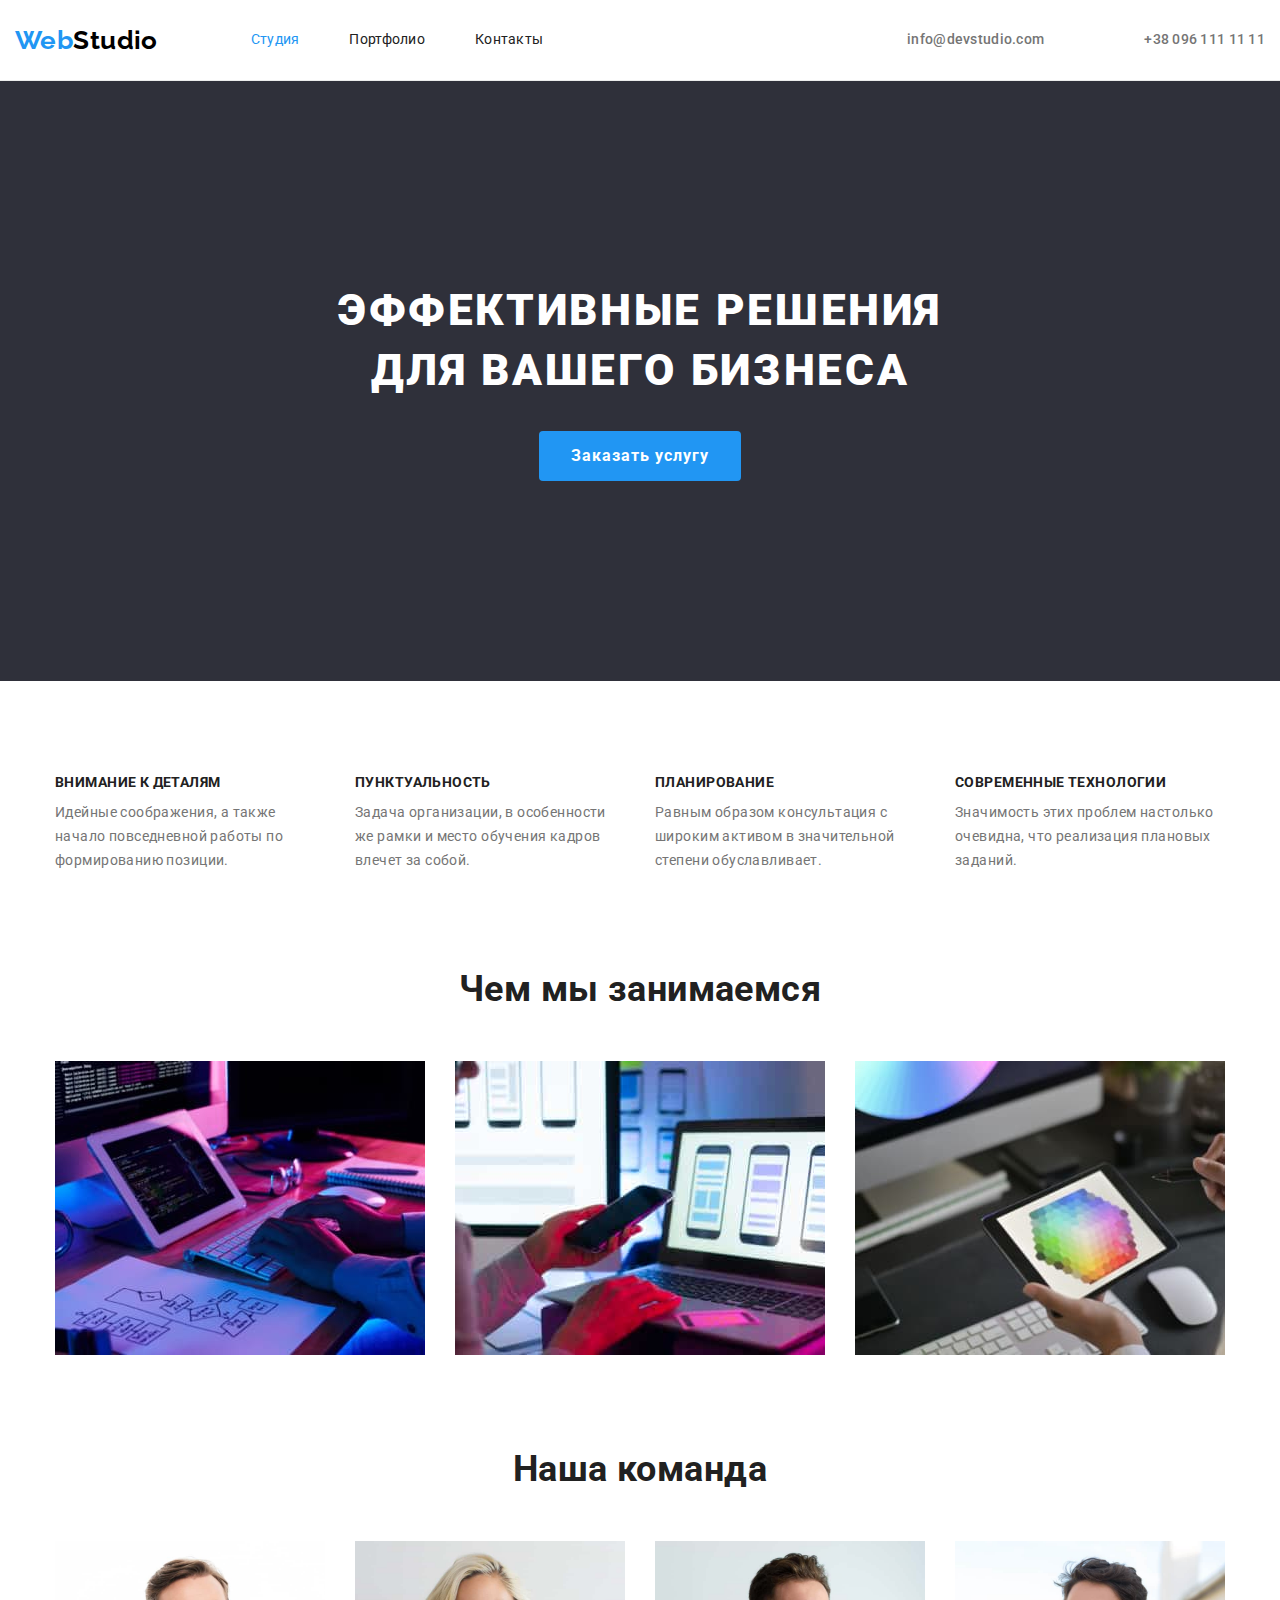
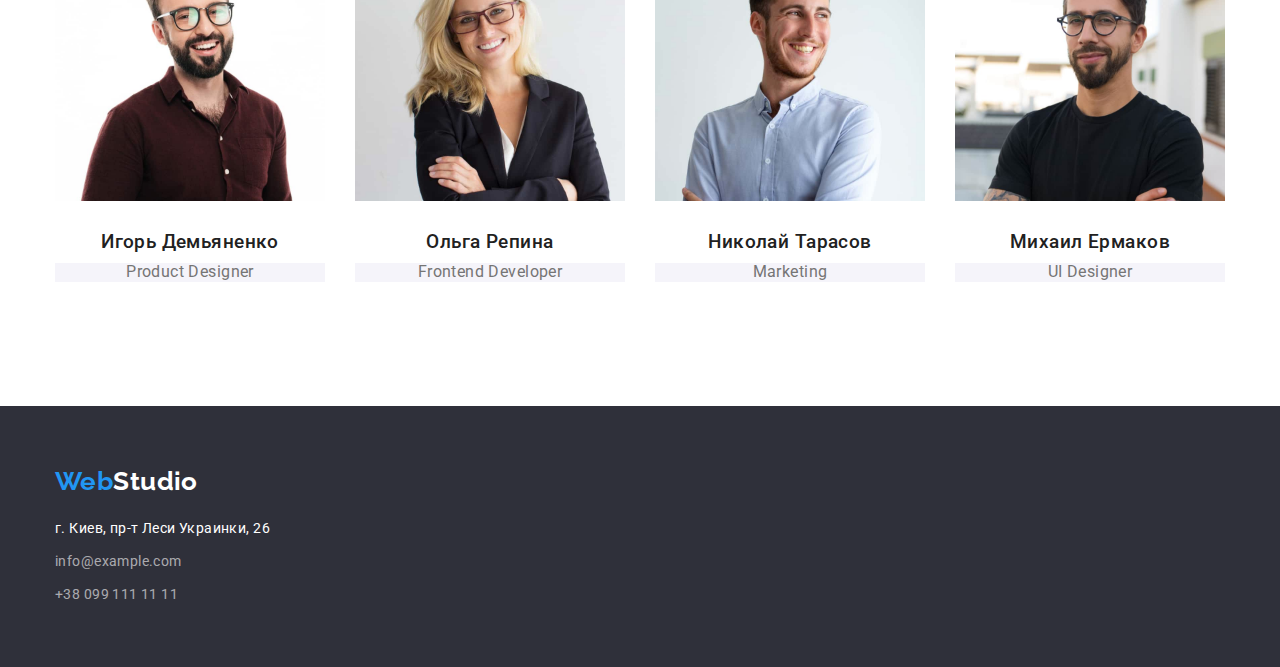
<file: index.html>
<!DOCTYPE html>
<html lang="ru">
<head>
    <meta charset="UTF-8">
    <meta http-equiv="X-UA-Compatible" content="IE=edge">
    <meta name="viewport" content="width=device-width, initial-scale=1.0">
    <title>Lesson 4</title>

    <link rel="preconnect" href="https://fonts.googleapis.com">
    <link rel="preconnect" href="https://fonts.gstatic.com" crossorigin>
    <link href="https://fonts.googleapis.com/css2?family=Raleway:wght@700&family=Roboto:wght@400;500;700;900&display=swap" rel="stylesheet">
    
    <link rel="stylesheet" href="https://cdn.jsdelivr.net/npm/modern-normalize@1.1.0/modern-normalize.min.css">
    
    <link rel="stylesheet" href="./css/styles.css">
</head>
<body>
   <header class="heder">
    <div class="container heder-container">
            <nav class="nav">
                <a class="heder-logo logo link" href="/"><span class="logo-web">Web</span>Studio</a>    
                    <ul class="menu list">
                        <li class="menu-item">
                            <a class="menu-link curent link" href="#">Студия</a>
                        </li>
                        <li class="menu-item">
                            <a class="menu-link link" href="./portfolio.html">Портфолио</a>
                        </li>
                        <li class="menu-item">
                            <a class="menu-link link" href="#">Контакты</a>
                        </li>
                    </ul>
                </nav>
                <ul class="menu list">
                    <li class="menu-contacts"><a class="link-contacts link-contacts-email" href="info@devstudio.com">info@devstudio.com</a></li>
                    <li class="menu-contacts"><a class="link-contacts link-contacts-tel" href="tel:+380961111111">+38 096 111 11 11</a></li>
                </ul>
        </div>
   </header> 
   <main>
        <section class="section main-section">
            <div class="container">
                    <h1 class="main-title">Эффективные решения для вашего бизнеса</h1>
                    <button type="button" class="button">Заказать услугу</button>
             </div>
        </section>
        <section class="section">
            <div class="container">
            <h2 class="title visual-hiden">Наши преимущества</h2>
                <ul class="list benefits-list">
                    <li class="benefits-item">
                        <h3 class="subtitle-benefits">Внимание к деталям</h3>
                         <p class="text-benefits"> Идейные соображения, а также начало повседневной работы по формированию позиции.</p> 
                        </li>
                    <li class="benefits-item">  
                        <h3 class="subtitle-benefits">Пунктуальность</h3>
                        <p class="text-benefits">Задача организации, в особенности же рамки и место обучения кадров влечет за собой.</p>   
                    </li>
                    <li class="benefits-item">            
                        <h3 class="subtitle-benefits">Планирование</h3>
                        <p class="text-benefits">Равным образом консультация с широким активом в значительной степени обуславливает.</p>
                    </li>
                    <li class="benefits-item">
                        <h3 class="subtitle-benefits">Современные технологии</h3>
                        <p class="text-benefits">Значимость этих проблем настолько очевидна, что реализация плановых заданий.</p>
                    </li>
                </ul>
        </div>
        </section>
        <section class="section work-section">
            <div class="container">
            <h2 class="title">Чем мы занимаемся</h2>
                <ul class="work-list list">
                    <li class="work-img"><img src="images/img-work/model.jpg" alt="верстка" width="370"><li>
                    <li class="work-img"><img src="images/img-work/design.jpg" alt="дизайн" width="370"></li>
                    <li class="work-img"><img src="images/img-work/exterior.jpg" alt="внешнее оформление" width="370"></li>
                </ul>
            </div>
        </section>
        <section class="section team-section">
            <div class="container">
                <h2 class="title tittle-team">Наша команда</h2>
                <ul class="list-team list">
                    <li class="item-team">
                        <img src="images/img-team/pdesigner.jpg" alt="продуктовый дизайнер" width="270">
                        <div class="team-wrapper">
                        <h3 class="subtitle-team">Игорь Демьяненко</h3>
                        <p class="text-team">Product Designer</p> 
                    </div>
                    </li>
                    <li class="item-team">
                        <img src="images/img-team/frontend.jpg" alt="фронтенд разработчик" width="270">
                        <div class="team-wrapper">
                        <h3 class="subtitle-team">Ольга Репина</h3>
                        <p class="text-team">Frontend Developer</p> 
                        </div>
                    </li>
                    <li class="item-team">
                        <img src="images/img-team/marketing.jpg" alt="маркетолог" width="270">
                        <div class="team-wrapper">
                        <h3 class="subtitle-team">Николай Тарасов</h3>
                        <p class="text-team">Marketing</p>
                        </div>
                    </li>
                    <li class="item-team">
                        <img src="images/img-team/uidesigner.jpg" alt="дизайнер" width="270">
                        <div class="team-wrapper">
                        <h3 class="subtitle-team">Михаил Ермаков</h3>
                        <p class="text-team">UI Designer</p>
                        </div>
                    </li>
                </ul>
            </div>
        </section>
   </main>
   <footer class="footer">
        <div class="container footer-container">
            <a class="logo link logo-footer" href="/"><span class="logo-web">Web</span><span class="logo-studio">Studio</span></a>
                <address class="footer-address">
                    <ul class="menu-footer list">
                        <li class="menu-item-footer"><a class="link-adress menu-link-footer link" href="#">г. Киев, пр-т Леси Украинки, 26</a> </li>
                        <li class="menu-item-footer"><a class="link-email menu-footer-contacts link" href="mailto:info@example.com">info@example.com</a></li>
                        <li class="menu-item-footer"><a class="menu-footer-contacts link" href="tel:+380991111111">+38 099 111 11 11</a></li>
                    </ul>
                </address>
            </div>  
   </footer>
</body>
</html>
</file>
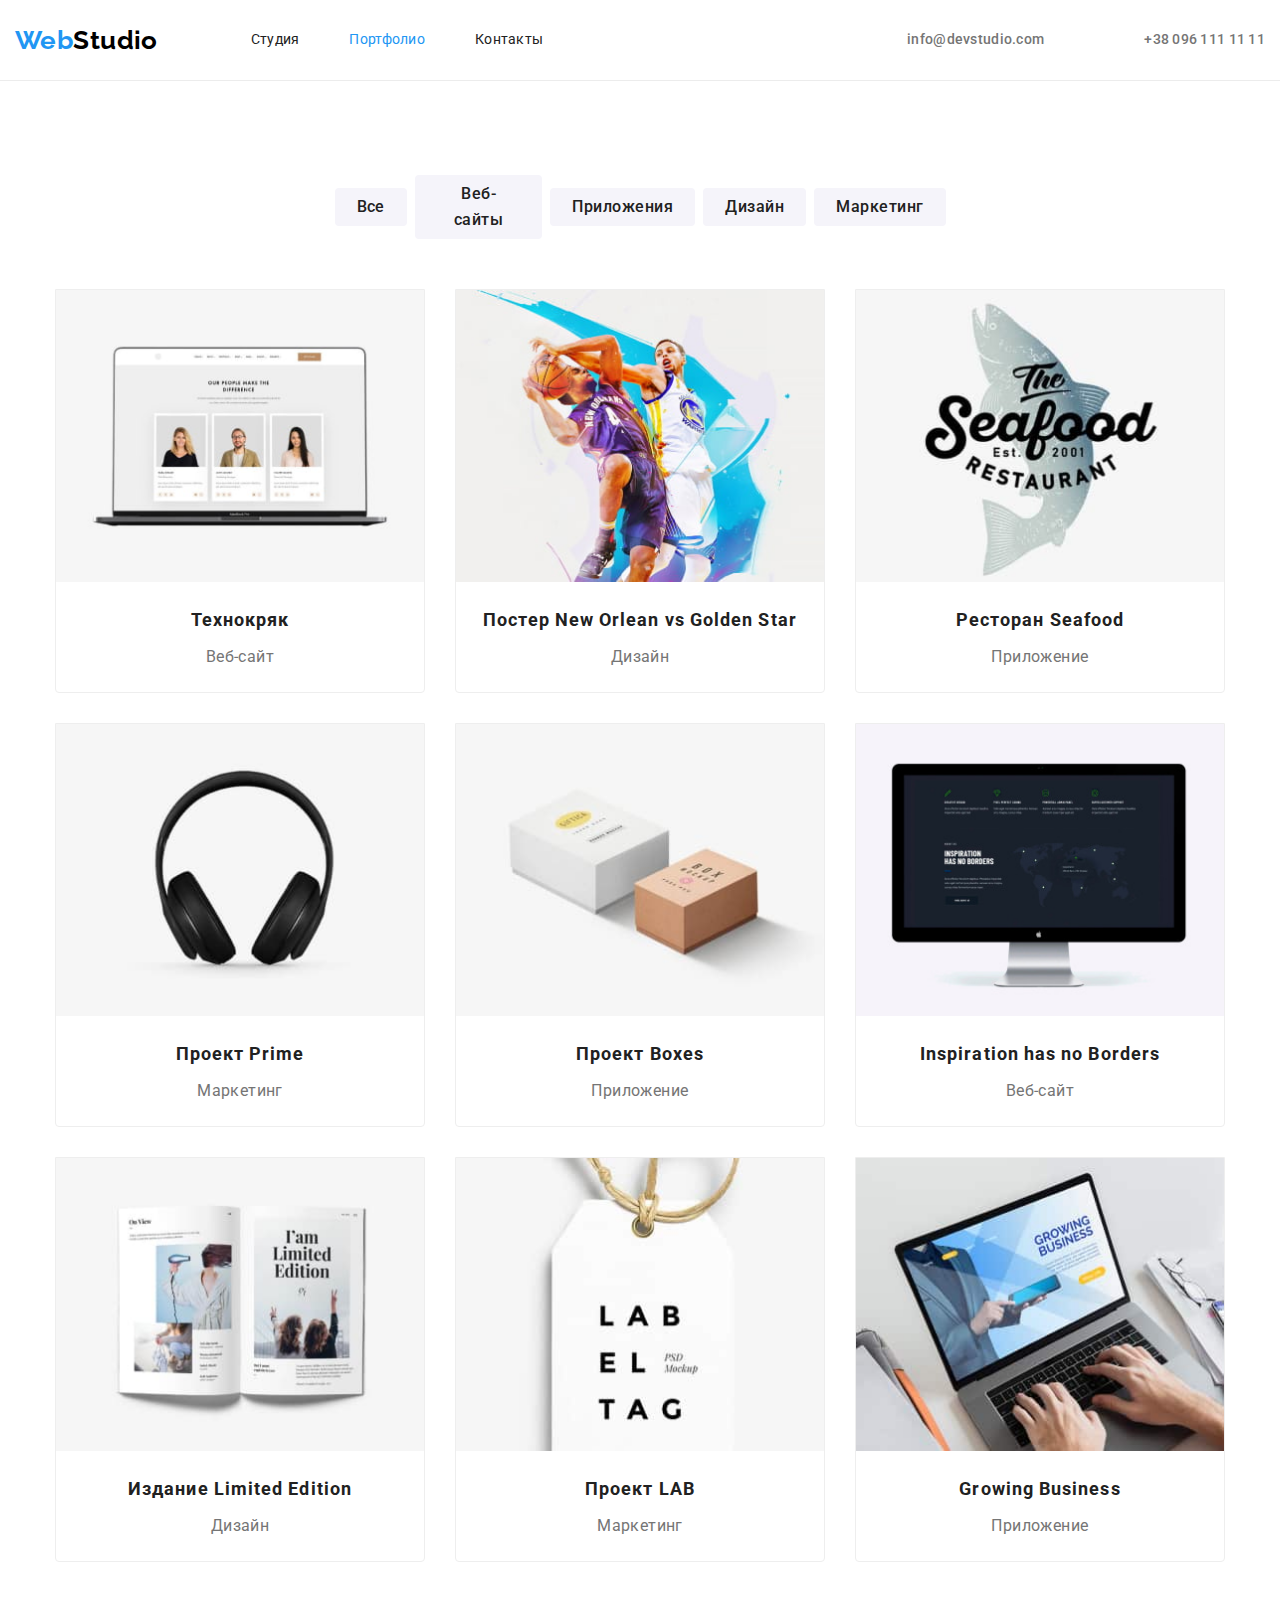
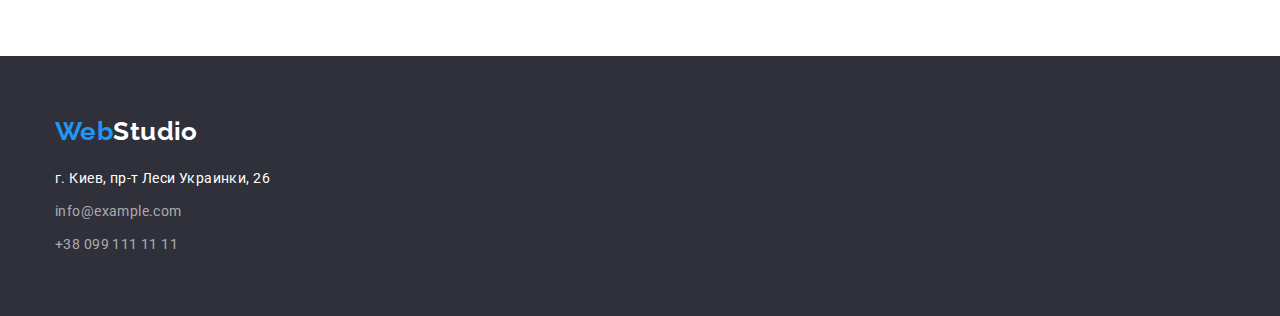
<file: portfolio.html>
<!DOCTYPE html>
<html lang="ru">
<head>
    <meta charset="UTF-8">
    <meta http-equiv="X-UA-Compatible" content="IE=edge">
    <meta name="viewport" content="width=device-width, initial-scale=1.0">
    <title>Lesson 4</title>

    <link rel="preconnect" href="https://fonts.googleapis.com">
    <link rel="preconnect" href="https://fonts.gstatic.com" crossorigin>
    <link href="https://fonts.googleapis.com/css2?family=Raleway:wght@700&family=Roboto:wght@400;500;700;900&display=swap" rel="stylesheet">

    <link rel="stylesheet" href="https://cdn.jsdelivr.net/npm/modern-normalize@1.1.0/modern-normalize.min.css">

    <link rel="stylesheet" href="./css/styles.css">
</head>
<body>
    <header class="heder">
        <div class="container heder-container">
                <nav class="nav">
                    <a class="heder-logo logo link" href="/"><span class="logo-web">Web</span>Studio</a>    
                        <ul class="menu list">
                            <li class="menu-item">
                                <a class="menu-link link" href="./index.html">Студия</a>
                            </li>
                            <li class="menu-item">
                                <a class="menu-link curent link" href="">Портфолио</a>
                            </li>
                            <li class="menu-item">
                                <a class="menu-link link" href="#">Контакты</a>
                            </li>
                        </ul>
                    </nav>
                    <ul class="menu list">
                        <li class="menu-contacts"><a class="link-contacts link-contacts-email" href="info@devstudio.com">info@devstudio.com</a></li>
                        <li class="menu-contacts"><a class="link-contacts link-contacts-tel" href="tel:+380961111111">+38 096 111 11 11</a></li>
                    </ul>
            </div>
    </header> 
    <main>
        <section class="section">
            <div class="button-conteiner container">
            <H1 class="visual-hiden">Портфолио</H1>
                <ul class="button-list list">
                    <li class="portfolio-button-item">
                        <button type=button class="portfolio-button"> Все</button>
                    </li>
                    <li class="portfolio-button-item">
                        <button type=button class="portfolio-button"> Веб-сайты</button>
                    </li>
                    <li class="portfolio-button-item">
                        <button type=button class="portfolio-button">Приложения</button>
                    </li>
                    <li class="portfolio-button-item">
                        <button type=button class="portfolio-button"> Дизайн</button>
                    </li>
                    <li class="portfolio-button-item">
                        <button type=button class="portfolio-button"> Маркетинг</button>
                    </li>
                </ul>
            </div>
            <div class="container portfolio-container">
                <ul class="portfolio-list list">
                    <li class="portfolio-item">
                       <a class= link href="#"> 
                            <img class="img-portfolio" src="images/img-portfolio/img-techno.jpg" alt="веб-сайт Технокряк" width="370">
                            <div class="portfolio-wrapper">
                            <h2 class="title-portfolio">Технокряк</h2>
                            <p class="text-portfolio">Веб-сайт</p>
                        </div>
                        </a>
                    </li>
                    <li class="portfolio-item">
                        <a class= link href="#">
                            <img class="img-portfolio" src="images/img-portfolio/img-star.jpg" alt="дизайн постера New Orlean vs Golden Star" width="370">
                            <div class="portfolio-wrapper">
                            <h2 class="title-portfolio">Постер New Orlean vs Golden Star</h2>
                            <p class="text-portfolio">Дизайн</p>
                        </div>
                        </a>
                    </li>
                    <li class="portfolio-item">
                        <a class= link href="#">
                            <img class="img-portfolio" src="images/img-portfolio/img-seafood.jpg" alt="приложение ресторан Seafood" width="370">
                            <div class="portfolio-wrapper">
                            <h2 class="title-portfolio">Ресторан Seafood</h2>
                            <p class="text-portfolio">Приложение</p>
                        </div>
                        </a>
                    </li>
                    <li class="portfolio-item">
                        <a class= link href="#">
                            <img class="img-portfolio" src="images/img-portfolio/img-prime.jpg" alt="маркетинг проекта Prime" width="370">
                            <div class="portfolio-wrapper">
                            <h2 class="title-portfolio">Проект Prime</h2>
                            <p class="text-portfolio">Маркетинг</p>
                        </div>
                        </a>
                    </li>
                    <li class="portfolio-item">
                        <a class= link href="#">
                            <img class="img-portfolio" src="images/img-portfolio/img-boxes.jpg" alt="приложение проекта Boxes" width="370">
                            <div class="portfolio-wrapper">
                            <h2 class="title-portfolio">Проект Boxes</h2>
                            <p class="text-portfolio">Приложение</p>
                        </div>
                        </a>
                    </li>
                    <li class="portfolio-item">
                        <a class= link href="#">
                            <img class="img-portfolio" src="images/img-portfolio/img-inspiration.jpg" alt="веб-сайт Inspiration has no Borders" width="370">
                            <div class="portfolio-wrapper">
                            <h2 class="title-portfolio">Inspiration has no Borders</h2>
                            <p class="text-portfolio">Веб-сайт</p>
                        </div>
                        </a>
                    </li>
                    <li class="portfolio-item">
                        <a class= link href="#">
                            <img class="img-portfolio" src="images/img-portfolio/img-limited.jpg" alt="дизайн издания Limited Edition" width="370">
                            <div class="portfolio-wrapper">
                            <h2 class="title-portfolio">Издание Limited Edition</h2>
                            <p class="text-portfolio">Дизайн</p>
                        </div>
                        </a>
                    </li>
                    <li class="portfolio-item">
                        <a class= link href="#">
                            <img class="img-portfolio" src="images/img-portfolio/img-lab.jpg" alt="маркетинг проекта LAB" width="370">
                            <div class="portfolio-wrapper">
                            <h2 class="title-portfolio">Проект LAB</h2>
                            <p class="text-portfolio">Маркетинг</p>
                        </div>
                        </a>
                    </li>
                    <li class="portfolio-item">
                        <a class= link href="#">
                            <img class="img-portfolio" src="images/img-portfolio/img-business.jpg" alt="приложение Growing Business" width="370">
                            <div class="portfolio-wrapper">
                            <h2 class="title-portfolio">Growing Business</h2>
                            <p class="text-portfolio">Приложение</p>
                        </div>
                        </a>
                    </li>
            </ul>
        </div>
        </section>
    </main>
    <footer class="footer">
        <div class="container footer-container">
            <a class="logo link logo-footer" href="/"><span class="logo-web">Web</span><span class="logo-studio">Studio</span></a>
                <address class="footer-address">
                    <ul class="menu-footer list">
                        <li class="menu-item-footer"><a class="link-adress menu-link-footer link" href="#">г. Киев, пр-т Леси Украинки, 26</a> </li>
                        <li class="menu-item-footer"><a class="link-email menu-footer-contacts link" href="mailto:info@example.com">info@example.com</a></li>
                        <li class="menu-item-footer"><a class="menu-footer-contacts link" href="tel:+380991111111">+38 099 111 11 11</a></li>
                    </ul>
                </address>
            </div>  
   </footer>
</body>
</html>
</file>
<file: css/styles.css>
:root {
    --color-beckground-footer: #2F303A;
    --color-accent: #2196F3;
    --color-button:  #188CE8; 
    --color-white: #FFFFFF;
    --text-color-black: #212121;
    --text-color-gray: #757575;
    --text-color-contacts-footer: rgba(255,255,255,0.6);
    --items:3;
    --indent: 30px;
}

/* normalize */
a {
    display: inline-block;
}

ul,
ol {
list-style-type: none;
}
h1, h2, h3,
ul,
p {
    margin: 0;
    padding: 0;
}
img {
    display: block;
    max-width: 100%;
    height: auto;
}

/* layouts */
.container {
max-width: 1200px;
padding-left: 15px;
padding-right: 15px;
margin: 0 auto;
}
.section {
padding-top: 94px;
padding-bottom: 94px;
}
.nav {
    display: flex;
    align-items: center;
    justify-content: space-between;
}
.menu {
    display: flex;
    font-weight: 500px;
    align-items: center;
    gap: 50px;
}

.link-contacts-email {
    margin-right: 50px;
}
body {
    font-family: 'Roboto', sans-serif;
    color: var(--text-color-black);
    font-size: 14px;
    line-height: 1.14;
    letter-spacing: 0.03em;
}
.link {
    text-decoration: none;
}
.list {
    list-style: none;
}
.heder {
    border-bottom: 1px solid #ECECEC; 
}
.heder-container {
    display: flex;
    align-items: center;
    max-width: 1600px;
    justify-content: space-between;
}
.heder-logo {
    margin-right: 93px;
}
.logo {
    color: #000000;
    font-family: 'Raleway', sans-serif;
    font-weight: 700;
    font-size: 26px;
    line-height: 1.19;
}
.logo-web {
    color: var(--color-accent);
    font-family: 'Raleway', sans-serif;
    font-weight: 700;
    font-size: 26px;
    line-height: 1.19;
}
.menu {
    display: flex;
    font-weight: 500px;
    align-items: center;
    gap: 50px;
}
.menu-link{
    color: var(--text-color-black);
    line-height: 1.14;
    letter-spacing: 0.02em;
    padding: 32px 0;
}
.menu-link.curent,
.menu-link:hover,
.menu-link:focus,
.link-contacts:hover,
.link-contacts:focus,
.menu-link-footer:hover,
.menu-link-footer:focus,
.menu-footer-contacts:hover,
.menu-footer-contacts:focus,
.menu-portfolio-button:hover,
.menu-portfolio-button:focus{
    color: var(--color-accent);
}
.link-contacts {
    color: var(--text-color-gray);
    line-height: 1.14;
    letter-spacing: 0.02em;
    text-decoration: none;
    font-weight: 500;
}
.main-section {
    background-color: var(--color-beckground-footer);
    padding: 200px 0;
    text-align: center;
}
.main-title {
    color: var(--color-white);
    font-weight: 900;
    font-size: 44px;
    line-height: 1.36;
    letter-spacing: 0.06em;
    text-transform: uppercase;
    max-width: 696px;
    margin-top: 0;
    margin-bottom: 30px;
    margin-left: auto;
    margin-right: auto;
}
.button {
    color: var(--color-white);
    font-family: inherit;
    font-weight: 700;
    font-size: 16px;
    line-height: 1.88;
    letter-spacing: 0.06em;
    background-color: var(--color-accent);
    cursor: pointer;
    display: inline-block;
    padding: 10px 32px;
    border-radius: 4px;
    border: 0;
}
.button:hover,
.button:focus {
    background-color:var(--color-button);
}
.visual-hiden {
position: absolute;
width: 1px;
height: 1px;
margin: -1px;
border: 0;
padding: 0;
white-space: nowrap;
clip-path: inset(100%);
clip: rect(0 0 0 0);
overflow: hidden;
}
.benefits-list {
    display: flex;
}

.benefits-item {
    max-width: 270px;
    margin-right: 30px;
}
/* .benefits-item:not(:last-child) {
    margin-right: 30px;
} */
.benefits-item:last-child {
    margin-right: 0;
}
.subtitle-benefits {
    font-weight: 700;
    font-size: 14px;
    text-transform: uppercase;
    margin-top: 0;
    margin-left: 0;
    margin-right: 0;
    margin-bottom: 10px;
}
.text-benefits {
    color: var(--text-color-gray);
    line-height: 1.71;
    margin: 0;
    padding-bottom: 3px;
}
.title {
    font-weight: 700;
    line-height: 1.16;
    font-size: 36px;
    margin-bottom: 50px;
    text-align: center;
}
.work-section {
    padding-top: 0;
}
.work-list {
    display: flex;
    flex-wrap: wrap;
}
.work-img:not(:last-child),
.item-team:not(:last-child) {
    margin-right: 30px;
}
.team-section {
    padding-top: 0;
}
.list-team {
    display: flex;
    flex-wrap: wrap;
}
.list-team:not(:last-child) {
    margin-right: 30px;
}
.subtitle-team {
    color: var(--text-color-black);
    font-weight: 500;  
    margin-bottom: 10px;
}
.text-team {
    color: var(--text-color-gray);
    background-color: #F5F4FA;
    margin: 0;
}
.item-team {
    font-size: 16px;
    line-height: 1.18;
    max-width: 270px;
    background-color: #FFFFFF;
    box-shadow: 0px 1px 3px rgba(0, 0, 0, 0, 12), 0px 1px 1px rgba(0, 0, 0, 0, 12), 0px 2px 1px rgba(0, 0, 0, 0, 2);
    border-radius: 0px 0px 4px 4px;
    text-align: center;
}
.team-wrapper {
    padding: 30px 0;
}
.footer {
    background-color: var(--color-beckground-footer);
    padding-top: 60px;
    padding-bottom: 60px;
}
.menu-item-footer:not(:last-child) {
    margin-top: 0;
    margin-bottom: 9px;
}
.footer-address {
    font-style: normal;
    margin-top: 20px;
    max-width: 231px;
 }
.logo-studio {
    color: var(--color-white);
}
.logo-footer{
    display: inline-block;
    width: 145px;
}
.menu-link-footer,
.menu-footer-contacts {
    text-decoration: none;
    line-height: 1.71;
}
.menu-link-footer {
    color: var(--color-white);
}
.menu-footer-contacts {
    color: var(--text-color-contacts-footer); 
    width: 231px;   
}

/* portfolio */
.button-list {
    display: flex;
    align-items: center;
    padding-bottom: 50px;
  }
.button-conteiner {
    max-width: 611px;
    padding-left: 0;
    padding-right: 0;
}
.portfolio-button-item:not(:last-child) {
    margin-right: 8px;
}
.portfolio-button {
    color: var(--text-color-black);
    font-family: inherit;
    font-weight: 500;
    font-size: 16px;
    line-height: 1.62;
    letter-spacing: 0.03em;
    background-color: #F5F4FA;
    cursor: pointer;
    border: 0;
    border-radius: 4px;
    padding-left: 22px;
    padding-right: 22px;
    padding-top: 6px;
    padding-bottom: 6px;
}
.portfolio-button:hover,
.portfolio-button:focus{
    background-color: var(--color-accent);
    color: var(--color-white);
}
.portfolio-list {
display: flex;
flex-wrap: wrap;
align-items: center;
justify-content: center;
gap: 30px;
}
.portfolio-item {
    width: 370px;
    background-color: #FFFFFF;
    border: 1px solid #EEEEEE;
    
    box-shadow: 0px 1px 3px rgba(0, 0, 0, 0, 12), 0px 1px 1px rgba(0, 0, 0, 0, 12), 0px 2px 1px rgba(0, 0, 0, 0, 2);
    border-radius: 0px 0px 4px 4px;
    text-align: center;
}
/* .portfolio-wrapper {
    padding: 20px, 24px;
} */
.title-portfolio {
    color: var(--text-color-black);
    font-weight: 700;
    font-size: 18px;
    line-height: 2.0;
    letter-spacing: 0.06em;
    margin-top: 0;
    margin-bottom: 0;
    margin-top: 20px;
    margin-left: 24px;
    margin-right: 24px;
}
.text-portfolio {
    color: var(--text-color-gray);
    font-size: 16px;
    line-height: 1.87;
    margin-top: 4px;
    margin-bottom: 20px;
    margin-left: 24px;
    margin-right: 24px;
}
</file>
